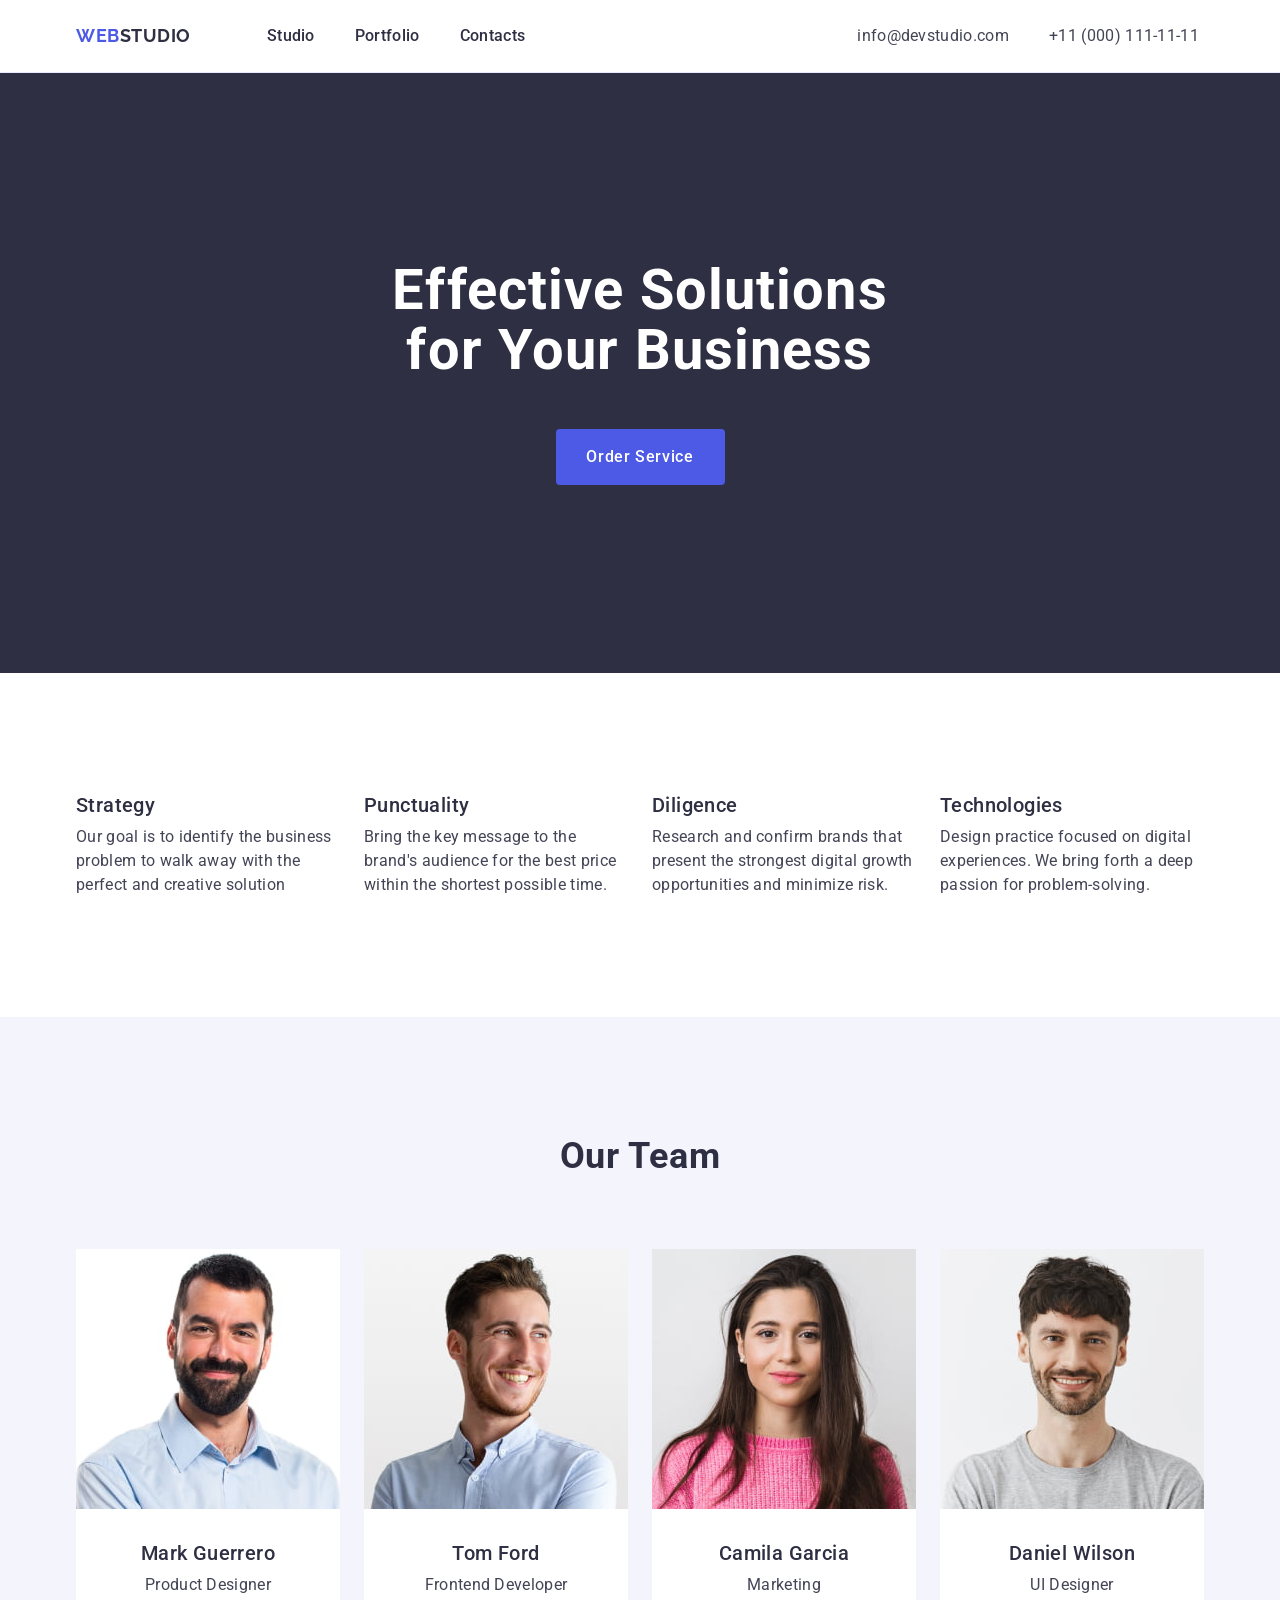
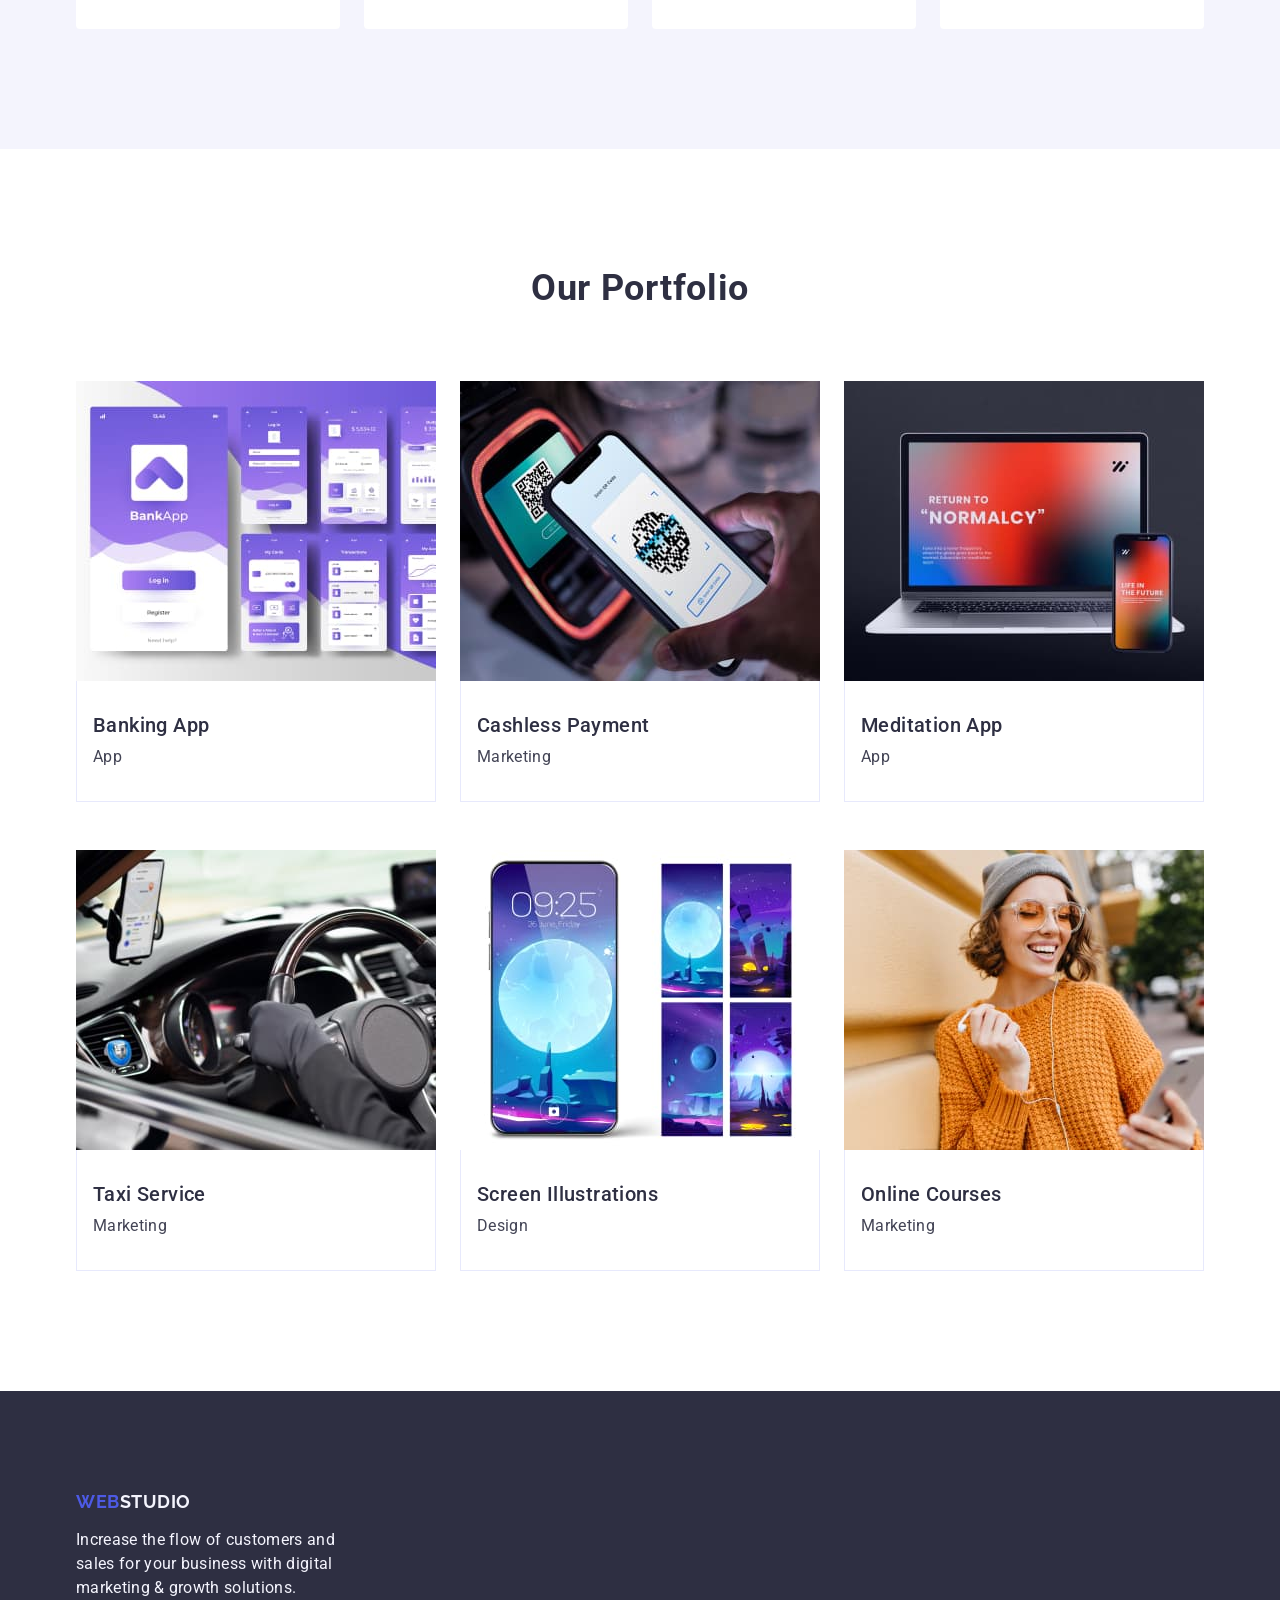
<file: index.html>
<!DOCTYPE html>
<html lang="en">

<head>
    <meta charset="UTF-8">
    <meta http-equiv="X-UA-Compatible" content="IE=edge">
    <meta name="viewport" content="width=device-width, initial-scale=1.0">
    <title>WebStudio</title>
    <link rel="stylesheet" href="https://cdnjs.cloudflare.com/ajax/libs/modern-normalize/2.0.0/modern-normalize.min.css"
        integrity="sha512-4xo8blKMVCiXpTaLzQSLSw3KFOVPWhm/TRtuPVc4WG6kUgjH6J03IBuG7JZPkcWMxJ5huwaBpOpnwYElP/m6wg=="
        crossorigin="anonymous" referrerpolicy="no-referrer" />
    <link rel="stylesheet" href="./css/styles.css">
    <link rel="preconnect" href="https://fonts.googleapis.com">
    <link rel="preconnect" href="https://fonts.gstatic.com" crossorigin>
    <link href="https://fonts.googleapis.com/css2?family=Raleway:wght@700&family=Roboto:wght@400;500;700&display=swap"
        rel="stylesheet">
</head>

<body>
    <header class="header">
        <div class="container">
            <nav class="header-navigation">
                <a href="/index.html" class="header-logo">WEB<span class="header-logo-span">Studio</span></a>
                <ul class="navigation-list">
                    <li class="navigation-list-item"><a href="./index.html" class="navigation-list-link">Studio</a></li>
                    <li class="navigation-list-item"><a href="" class="navigation-list-link">Portfolio</a></li>
                    <li class="navigation-list-item"><a href="" class="navigation-list-link">Contacts</a></li>
                </ul>
            </nav>
            <address class="header-contacts">
                <ul class="header-contacts-list">
                    <li class="contacts-item">
                        <a href="mailto:info@devstudio.com" class="contacts-item-link">info@devstudio.com</a>
                    </li>
                    <li class="contacts-item">
                        <a href="tel:+110001111111" class="contacts-item-link">+11 (000) 111-11-11</a>
                    </li>
                </ul>
            </address>
        </div>
    </header>
    <main>
        <section class="hero">
            <div class="container">
                <h1 class="hero-title">Effective Solutions for Your Business</h1>
                <button type="button" class="hero-btn">Order Service</button>
            </div>
        </section>
        <section class="features-section">
            <div class="container">
                <h2 class="features-section-title visually-hidden">Our features</h2>
                <ul class="features-section-list">
                    <li class="features-list-item">
                        <h3 class="features-item-title">Strategy</h3>
                        <p class="features-item-text">Our goal is to identify the business
                            problem to walk away with the perfect and creative solution</p>
                    </li>
                    <li class="features-list-item">
                        <h3 class="features-item-title">Punctuality</h3>
                        <p class="features-item-text">Bring the key message to the brand's audience for the best price
                            within
                            the shortest possible
                            time.</p>
                    </li>
                    <li class="features-list-item">
                        <h3 class="features-item-title">Diligence</h3>
                        <p class="features-item-text">Research and confirm brands that present the strongest digital
                            growth
                            opportunities and minimize
                            risk.</p>
                    </li>
                    <li class="features-list-item">
                        <h3 class="features-item-title">Technologies</h3>
                        <p class="features-item-text">Design practice focused on digital experiences. We bring forth a
                            deep
                            passion for
                            problem-solving.</p>
                    </li>
                </ul>
            </div>

        </section>
        <section class="team-section">
            <div class="container">
                <h2 class="team-section-title">Our Team</h2>
                <ul class="team-section-list">
                    <li class="team-list-item">
                        <img src="./images/team-member-Mark.jpg" alt="Our product designer" width="264"
                            class="team-item-img">
                        <div class="team-item-container">
                            <h3 class="team-item-name">Mark Guerrero</h3>
                            <p class="team-item-text">Product Designer</p>
                        </div>
                    </li>
                    <li class="team-list-item">
                        <img src="./images/team-member-Tom.jpg" alt="Our frontend developer" width="264"
                            class="team-item-img">
                        <div class="team-item-container">
                            <h3 class="team-item-name">Tom Ford</h3>
                            <p class="team-item-text">Frontend Developer</p>
                        </div>
                    </li>
                    <li class="team-list-item">
                        <img src="./images/team-member-Camila.jpg" alt="Our marketing specialist" width="264"
                            class="team-item-img">
                        <div class="team-item-container">
                            <h3 class="team-item-name">Camila Garcia</h3>
                            <p class="team-item-text">Marketing</p>
                        </div>
                    </li>
                    <li class="team-list-item">
                        <img src="./images/team-member-Daniel.jpg" alt="Our UI designer" width="264"
                            class="team-item-img">
                        <div class="team-item-container">
                            <h3 class="team-item-name">Daniel Wilson</h3>
                            <p class="team-item-text">UI Designer</p>
                        </div>
                    </li>
                </ul>
            </div>

        </section>
        <section class="portfolio-section">
            <div class="container">
                <h2 class="portfolio-section-title">Our portfolio</h2>
                <ul class="portfolio-section-list">
                    <li class="portfolio-list-item">
                        <img src="./images/banking-app.jpg" alt="Type of banking application" width="360"
                            class="portfolio-item-img">
                        <div class="portfolio-item-container">
                            <h3 class="portfolio-item-title">Banking App</h3>
                            <p class="portfolio-item-text">App</p>
                        </div>

                    </li>
                    <li class="portfolio-list-item">
                        <img src="./images/cashless-payment.jpg" alt="Payment by smartphone" width="360"
                            class="portfolio-item-img">
                        <div class="portfolio-item-container">
                            <h3 class="portfolio-item-title">Cashless Payment</h3>
                            <p class="portfolio-item-text">Marketing</p>
                        </div>

                    </li>
                    <li class="portfolio-list-item">
                        <img src="./images/meditation-app.jpg" alt="Gadgets with an installed application" width="360"
                            class="portfolio-item-img">
                        <div class="portfolio-item-container">
                            <h3 class="portfolio-item-title">Meditation App</h3>
                            <p class="portfolio-item-text">App</p>
                        </div>

                    </li>
                    <li class="portfolio-list-item">
                        <img src="./images/taxi-service.jpg" alt="The taxi driver uses the work application" width="360"
                            class="portfolio-item-img">
                        <div class="portfolio-item-container">
                            <h3 class="portfolio-item-title">Taxi Service</h3>
                            <p class="portfolio-item-text">Marketing</p>
                        </div>

                    </li>
                    <li class="portfolio-list-item">
                        <img src="./images/screen-illustrations.jpg" alt="Sample design" width="360"
                            class="portfolio-item-img">
                        <div class="portfolio-item-container">
                            <h3 class="portfolio-item-title">Screen Illustrations</h3>
                            <p class="portfolio-item-text">Design</p>
                        </div>

                    </li>
                    <li class="portfolio-list-item">
                        <img src="./images/online-courses.jpg" alt="The girl studies online courses" width="360"
                            class="portfolio-item-img">
                        <div class="portfolio-item-container">
                            <h3 class="portfolio-item-title">Online Courses</h3>
                            <p class="portfolio-item-text">Marketing</p>
                        </div>

                    </li>
                </ul>
            </div>

        </section>
    </main>
    <footer class="footer">
        <div class="container">
            <a href="/index.html" class="footer-logo">WEB<span class="footer-logo-span">Studio</span></a>
            <p class="footer-text">Increase the flow of customers and sales for your business with digital marketing &
                growth solutions.</p>
        </div>
    </footer>
</body>

</html>
</file>
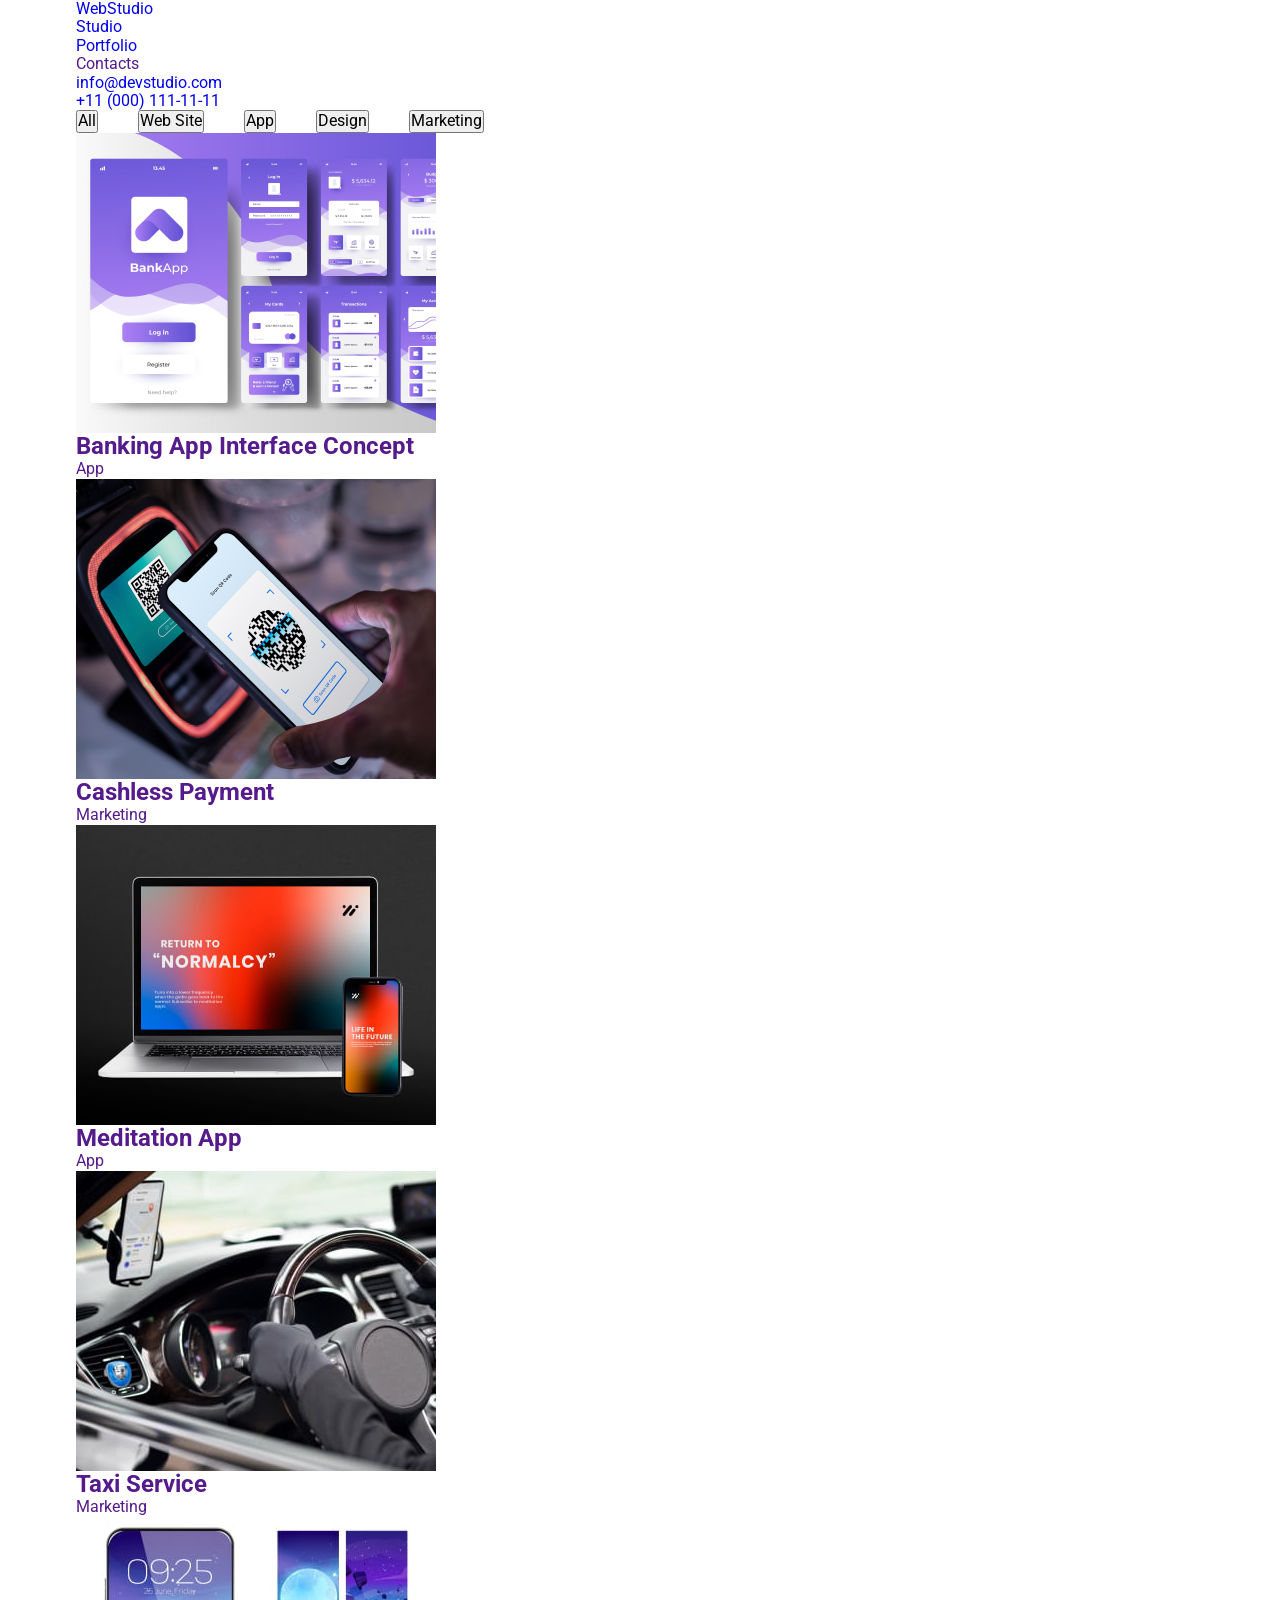
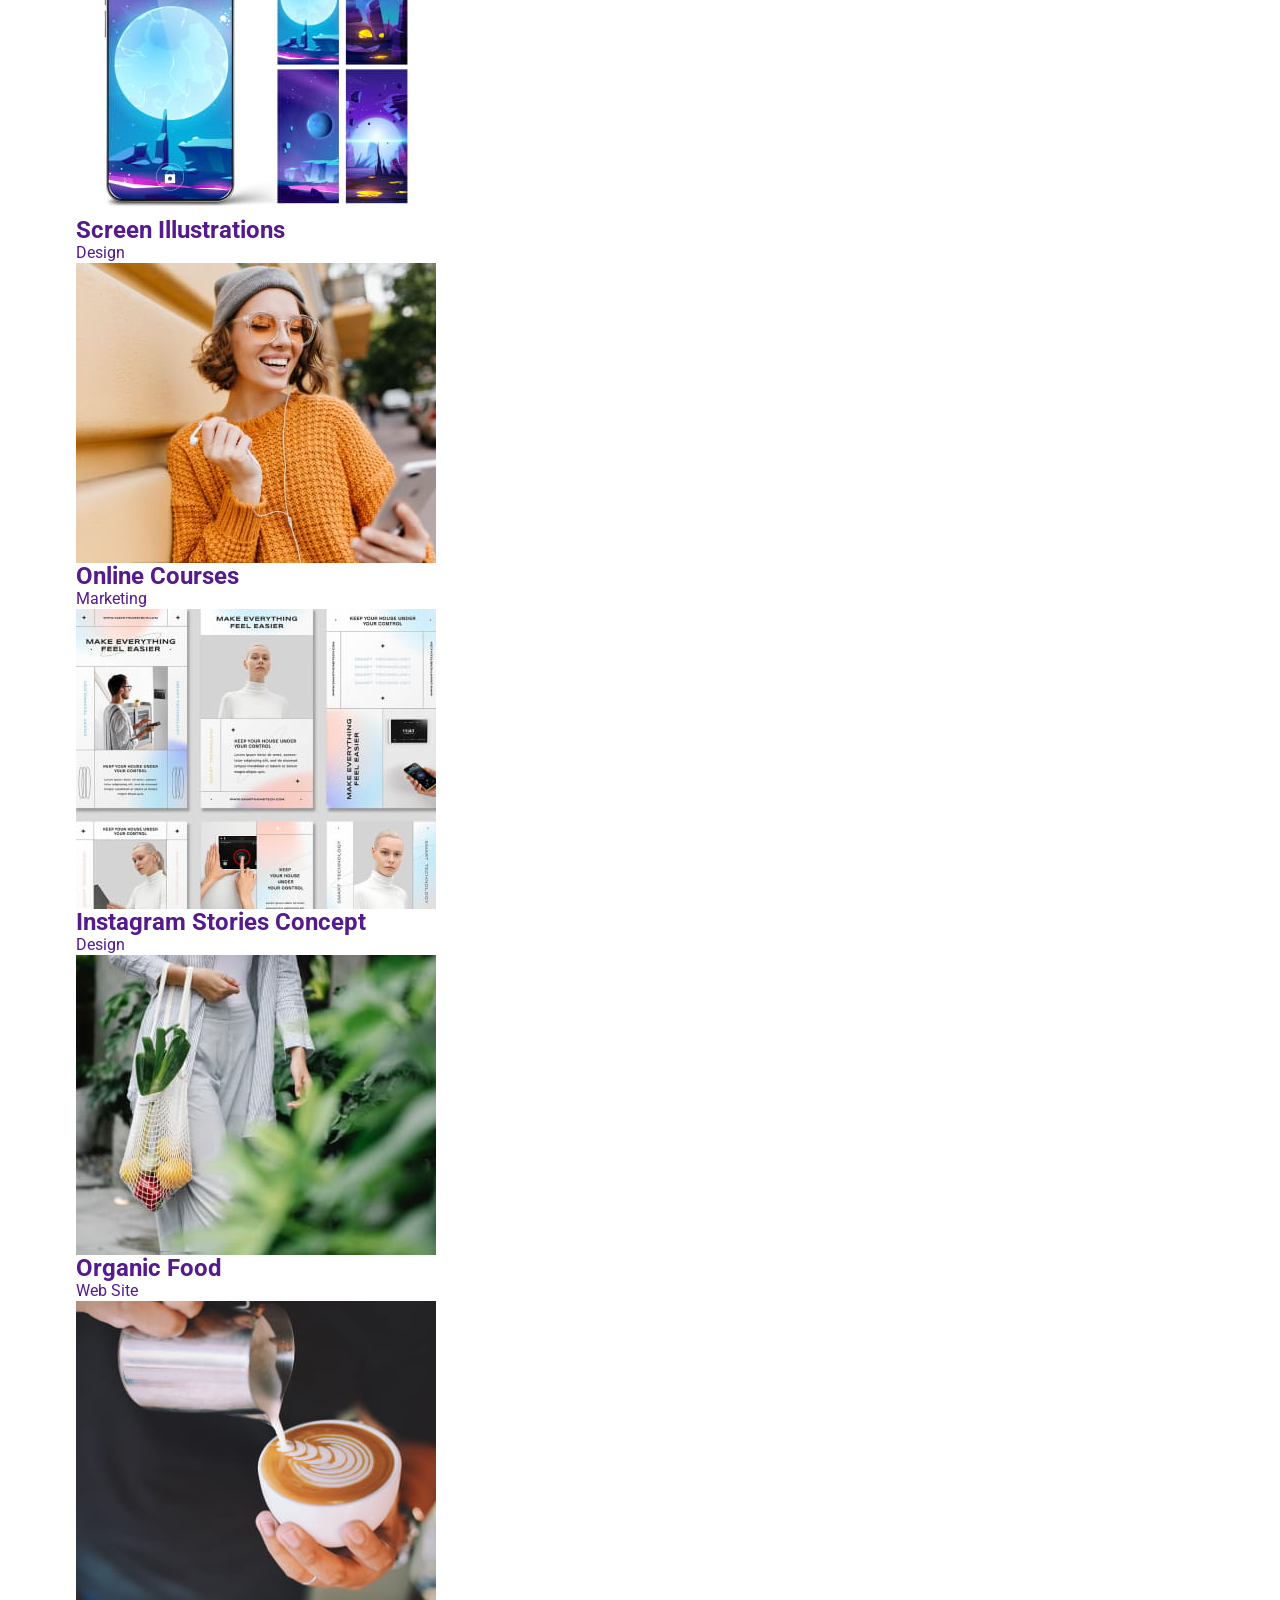
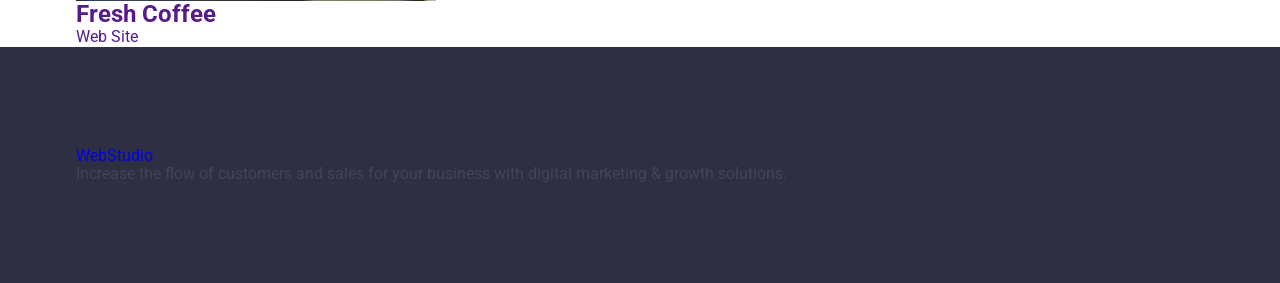
<file: portfolio.html>
<!DOCTYPE html>
<html lang="en">

<head>
    <meta charset="UTF-8">
    <meta http-equiv="X-UA-Compatible" content="IE=edge">
    <meta name="viewport" content="width=device-width, initial-scale=1.0">
    <title>Document</title>
    <link rel="stylesheet"
        href="https://cdnjs.cloudflare.com/ajax/libs/modern-normalize/1.1.0/modern-normalize.min.css">
    <link rel="preconnect" href="https://fonts.googleapis.com">
    <link rel="preconnect" href="https://fonts.gstatic.com" crossorigin>
    <link rel="preconnect" href="https://fonts.googleapis.com">
    <link rel="preconnect" href="https://fonts.gstatic.com" crossorigin>
    <link
        href="https://fonts.googleapis.com/css2?family=Raleway:wght@800&family=Roboto:wght@400;500;700;900&display=swap"
        rel="stylesheet">
    <link rel="stylesheet" href="./css/styles.css" />
</head>

<body class="body">
    <!--header-->
    <header class="page-header">
        <div class="container header-container">
            <nav class="page-navigation">
                <a class="logo-link link" href="./index.html">Web<span class="logo-link-accent">Studio</span></a>
                <ul class="menu list">
                    <li class="menu-item">
                        <a class="menu-link link" href="./index.html">Studio</a>
                    </li>
                    <li class="menu-item">
                        <a class="menu-link link" href="./portfolio.html">Portfolio</a>
                    </li>
                    <li class="menu-item">
                        <a class="menu-link link" href="">Contacts</a>
                    </li>
                </ul>
            </nav>
            <address class="contact">
                <ul class="contact-menu list">
                    <li class="contact-item">
                        <a class="contact-information link" href="mailto:info@devstudio.com">info@devstudio.com</a>
                    </li>
                    <li class="contact-item">
                        <a class="contact-information link" href="tel:+110001111111">+11 (000) 111-11-11</a>
                    </li>
                </ul>
            </address>
        </div>

    </header>
    <main>
        <!--navigation-->
        <section class="navigation">
            <div class="container">
                <h1 class="hidden-title visually-hidden">--navigation--</h1>
                <ul class="navigation-list list">
                    <li class="navigation-item">
                        <button class="navigation-button button" type="button" name="All">All</button>
                    </li>
                    <li class="navigation-item">
                        <button class="navigation-button button" type="button" name="Web Site">Web Site</button>
                    </li>
                    <li class="navigation-item">
                        <button class="navigation-button button" type="button" name="App">App</button>
                    </li>
                    <li class="navigation-item">
                        <button class="navigation-button button" type="button" name="Design">Design</button>
                    </li>
                    <li class="navigation-item">
                        <button class="navigation-button button" type="button" name="Marketing">Marketing</button>
                    </li>
                </ul>
                <!--work examples-->
                <ul class="work-examples-list list">
                    <li class="work-examples-item">
                        <a class="work-examples-link link" href="">
                            <img class="work-examples-img" src="./images/portfolio/imgportf1.jpg" alt="banking-app"
                                width="360" height="300">
                            <div class="work-examples-border">
                                <h2 class="work-examples-title">Banking App Interface Concept</h2>
                                <p class="work-examples-suptitle">App</p>
                            </div>
                        </a>
                    </li>
                    <li class="work-examples-item">
                        <a class="work-examples-link link" href="">
                            <img class="work-examples-img" src="./images/portfolio/imgportf2.jpg" alt="cashless-payment"
                                width="360" height="300">
                            <div class="work-examples-border">
                                <h2 class="work-examples-title">Cashless Payment</h2>
                                <p class="work-examples-suptitle">Marketing</p>
                            </div>
                        </a>
                    </li>
                    <li class="work-examples-item">
                        <a class="work-examples-link link" href="">
                            <img class="work-examples-img" src="./images/portfolio/imgportf3.jpg" alt="laptop"
                                width="360" height="300">
                            <div class="work-examples-border">
                                <h2 class="work-examples-title">Meditation App</h2>
                                <p class="work-examples-suptitle">App</p>
                            </div>
                        </a>
                    </li>

                    <li class="work-examples-item">
                        <a class="work-examples-link link" href="">
                            <img class="work-examples-img" src="./images/portfolio/imgportf4.jpg"
                                alt="hands-on-the-steering-wheel" width="360" height="300">
                            <div class="work-examples-border">
                                <h2 class="work-examples-title">Taxi Service</h2>
                                <p class="work-examples-suptitle">Marketing</p>
                            </div>
                        </a>

                    </li>
                    <li class="work-examples-item">
                        <a class="work-examples-link link" href="">
                            <img class="work-examples-img" src="./images/portfolio/imgportf5.jpg" alt="phone-wallpers"
                                width="360" height="300">
                            <div class="work-examples-border">
                                <h2 class="work-examples-title">Screen Illustrations</h2>
                                <p class="work-examples-suptitle">Design</p>
                            </div>
                        </a>

                    </li>
                    <li class="work-examples-item">
                        <a class="work-examples-link link" href="">
                            <img class="work-examples-img" src="./images/portfolio/imgportf6.jpg" alt="woman-in-glases"
                                width="360" height="300">
                            <div class="work-examples-border">
                                <h2 class="work-examples-title">Online Courses</h2>
                                <p class="work-examples-suptitle">Marketing</p>
                            </div>
                        </a>

                    </li>
                    <li class="work-examples-item">
                        <a class="work-examples-link link" href="">
                            <img class="work-examples-img" src="./images/portfolio/imgportf7.jpg" alt="instagram-page"
                                width="360" height="300">
                            <div class="work-examples-border">
                                <h2 class="work-examples-title">Instagram Stories Concept</h2>
                                <p class="work-examples-suptitle">Design</p>
                            </div>
                        </a>

                    </li>
                    <li class="work-examples-item">
                        <a class="work-examples-link link" href="">
                            <img class="work-examples-img" src="./images/portfolio/imgportf8.jpg" alt="organic-food"
                                width="360" height="300">
                            <div class="work-examples-border">
                                <h2 class="work-examples-title">Organic Food</h2>
                                <p class="work-examples-suptitle">Web Site</p>
                            </div>
                        </a>

                    </li>
                    <li class="work-examples-item">
                        <a class="work-examples-link link" href="">
                            <img class="work-examples-img" src="./images/portfolio/imgportf9.jpg" alt="cup-of-coffee"
                                width="360" height="300">
                            <div class="work-examples-border">
                                <h2 class="work-examples-title">Fresh Coffee</h2>
                                <p class="work-examples-suptitle">Web Site</p>
                            </div>
                        </a>

                    </li>
                </ul>
            </div>
        </section>
    </main>
    <!--footer-->
    <footer class="footer">
        <div class="container">
            <a class="logo-footer link" href="./index.html">Web<span class="logo-footer-accent">Studio</span></a>
            <p class="footer-suptitle">Increase the flow of customers and sales for your business with digital marketing
                & growth solutions.</p>
        </div>
    </footer>
</body>

</html>
</file>
<file: css/styles.css>
* {
    margin: 0;
    padding: 0;
    box-sizing: border-box;
}

body {
    font-family: 'Roboto', sans-serif;
    color: #434455;
    background-color: #FFFFFF;
    font-size: 16px;
}

a {
    text-decoration: none;
}

ul, ol {
    list-style-type: none;
    margin: 0;
    padding-left: 0;
}

h1, h2, h3, h4, h5, h6, p {
    margin: 0;
}

img {
    display: block;
}

.container {
    width: 1158px;
    padding: 0 15px;
    margin: 0 auto;
}

.header {
    border-bottom: 1px solid #e7e9fc;
}

.header .container {
    display: flex;
    align-items: center;
}

.header-navigation {
    display: flex;
    align-items: center;
    margin-right: 332px;
}

.header-logo {
    font-family: 'Raleway', sans-serif;
    font-weight: 700;
    font-size: 18px;
    line-height: 1.17;
    letter-spacing: 0.03em;
    text-transform: uppercase;
    color: #4d5ae5;
    margin-right: 76px;
}

.header-logo-span {
    color: #2e2f42;
}

.navigation-list {
    display: flex;
    gap: 40px;
}

.navigation-list-link {
font-weight: 500;
    font-size: 16px;
    line-height: 1.5;
    letter-spacing: 0.02em;
    color: #2e2f42;
    display: block;
    padding: 24px 0;
}

.navigation-list-link:hover,
.navigation-list-link:focus {
    color: #404bbf;
}

address {
    font-style: normal;
}

.header-contacts-list {
    display: flex;
    gap: 40px;
    align-items: center;
}

.contacts-item-link {
    font-size: 16px;
    line-height: 1.5;
    letter-spacing: 0.02em;
    color: #434455;
}

.contacts-item-link:hover,
.contacts-item-link:focus {
    color: #404bbf;
}

.hero {
    background-color: #2E2F42;
    padding: 188px 0;
}

.hero-title {
    font-weight: 700;
    font-size: 56px;
    line-height: 1.07;
    letter-spacing: 0.02em;
    text-align: center;
    color: #ffffff;
    max-width: 496px;
    margin-left: auto;
    margin-right: auto;
    margin-bottom: 48px;
}

.hero-btn {
    background-color: #4d5ae5;
    font-weight: 500;
    font-size: 16px;
    line-height: 1.5;
    letter-spacing: 0.04em;
    color: #ffffff;
    cursor: pointer;
    display: block;
    min-width: 169px;
    height: 56px;
    border: none;
    border-radius: 4px;
    margin: 0 auto;
}

.hero-btn:hover,
.hero-btn:focus {
    background-color: #404bbf;
}

.features-section {
    padding: 120px 0;
}

.visually-hidden {
    position: absolute;
    width: 1px;
    height: 1px;
    margin: -1px;
    border: 0;
    padding: 0;
    white-space: nowrap;
    clip-path: inset(100%);
    clip: rect(0 0 0 0);
    overflow: hidden;
}

.features-section-list {
    display: flex;
    gap: 24px;
}

.features-list-item {
    width: calc((100% - 72px) / 4);
}

.features-item-title {
    font-weight: 500;
    font-size: 20px;
    line-height: 1.2;
    letter-spacing: 0.02em;
    text-transform: capitalize;
    color: #2E2F42;
    margin-bottom: 8px;
}

.features-item-text {
    line-height: 1.5;
    letter-spacing: 0.02em;
    color: #434455;
}

.team-section {
    background-color: #f4f4fd;
    padding: 120px 0;
}

.team-section-title {
    font-weight: 700;
    font-size: 36px;
    line-height: 1.11;
    letter-spacing: 0.02em;
    text-align: center;
    text-transform: capitalize;
    color: #2E2F42;
    margin-bottom: 72px;
}

.team-section-list {
    display: flex;
    gap: 24px;
}

.team-list-item {
    background-color: #fff;
    width: calc(100% - 3 * 24px) / 4;
    border-radius: 0 0 4px 4px;
}

.team-item-container {
    padding: 32px 0;
}

.team-item-name {
    font-weight: 500;
    font-size: 20px;
    line-height: 1.2;
    letter-spacing: 0.02em;
    color: #2E2F42;
    text-align: center;
    margin-bottom: 8px;
}

.team-item-text {
    line-height: 1.5;
    letter-spacing: 0.02em;
    color: #434455;
    text-align: center;
}

.portfolio-section {
    padding: 120px 0 120px 0;
}

.portfolio-section-title {
    font-weight: 700;
    font-size: 36px;
    line-height: 1.11;
    letter-spacing: 0.02em;
    text-align: center;
    text-transform: capitalize;
    color: #2E2F42;
    margin-bottom: 72px;
}

.portfolio-section-list {
    display: flex;
    flex-wrap: wrap;
    column-gap: 24px;
    row-gap: 48px;
}

.portfolio-list-item {
    background-color: #fff;
    width: calc(100% - 2 * 24px) / 3;
}

.portfolio-item-container {
    padding: 32px 16px;
    border: 1px solid #e7e9fc;
    border-top: none;
}

.portfolio-item-title {
    font-weight: 500;
    font-size: 20px;
    line-height: 1.2;
    letter-spacing: 0.02em;
    color: #2E2F42;
    margin-bottom: 8px;
}

.portfolio-item-text {
    font-weight: 400;
    font-size: 16px;
    line-height: 1.5;
    letter-spacing: 0.02em;
    color: #434455;
}

.footer {
    background-color: #2e2f42;
    padding: 100px 0;
}

.footer-logo {
    font-family: "Raleway", sans-serif;
    font-weight: 700;
    font-size: 18px;
    line-height: 1.17;
    letter-spacing: 0.03em;
    text-transform: uppercase;
    color: #4d5ae5;
    display: inline-block;
    margin-bottom: 16px;
}

.footer-logo-span {
    color: #f4f4fd;
}

.footer-text {
    line-height: 1.5;
    letter-spacing: 0.02em;
    color: #f4f4fd;
    max-width: 264px;
}
</file>
